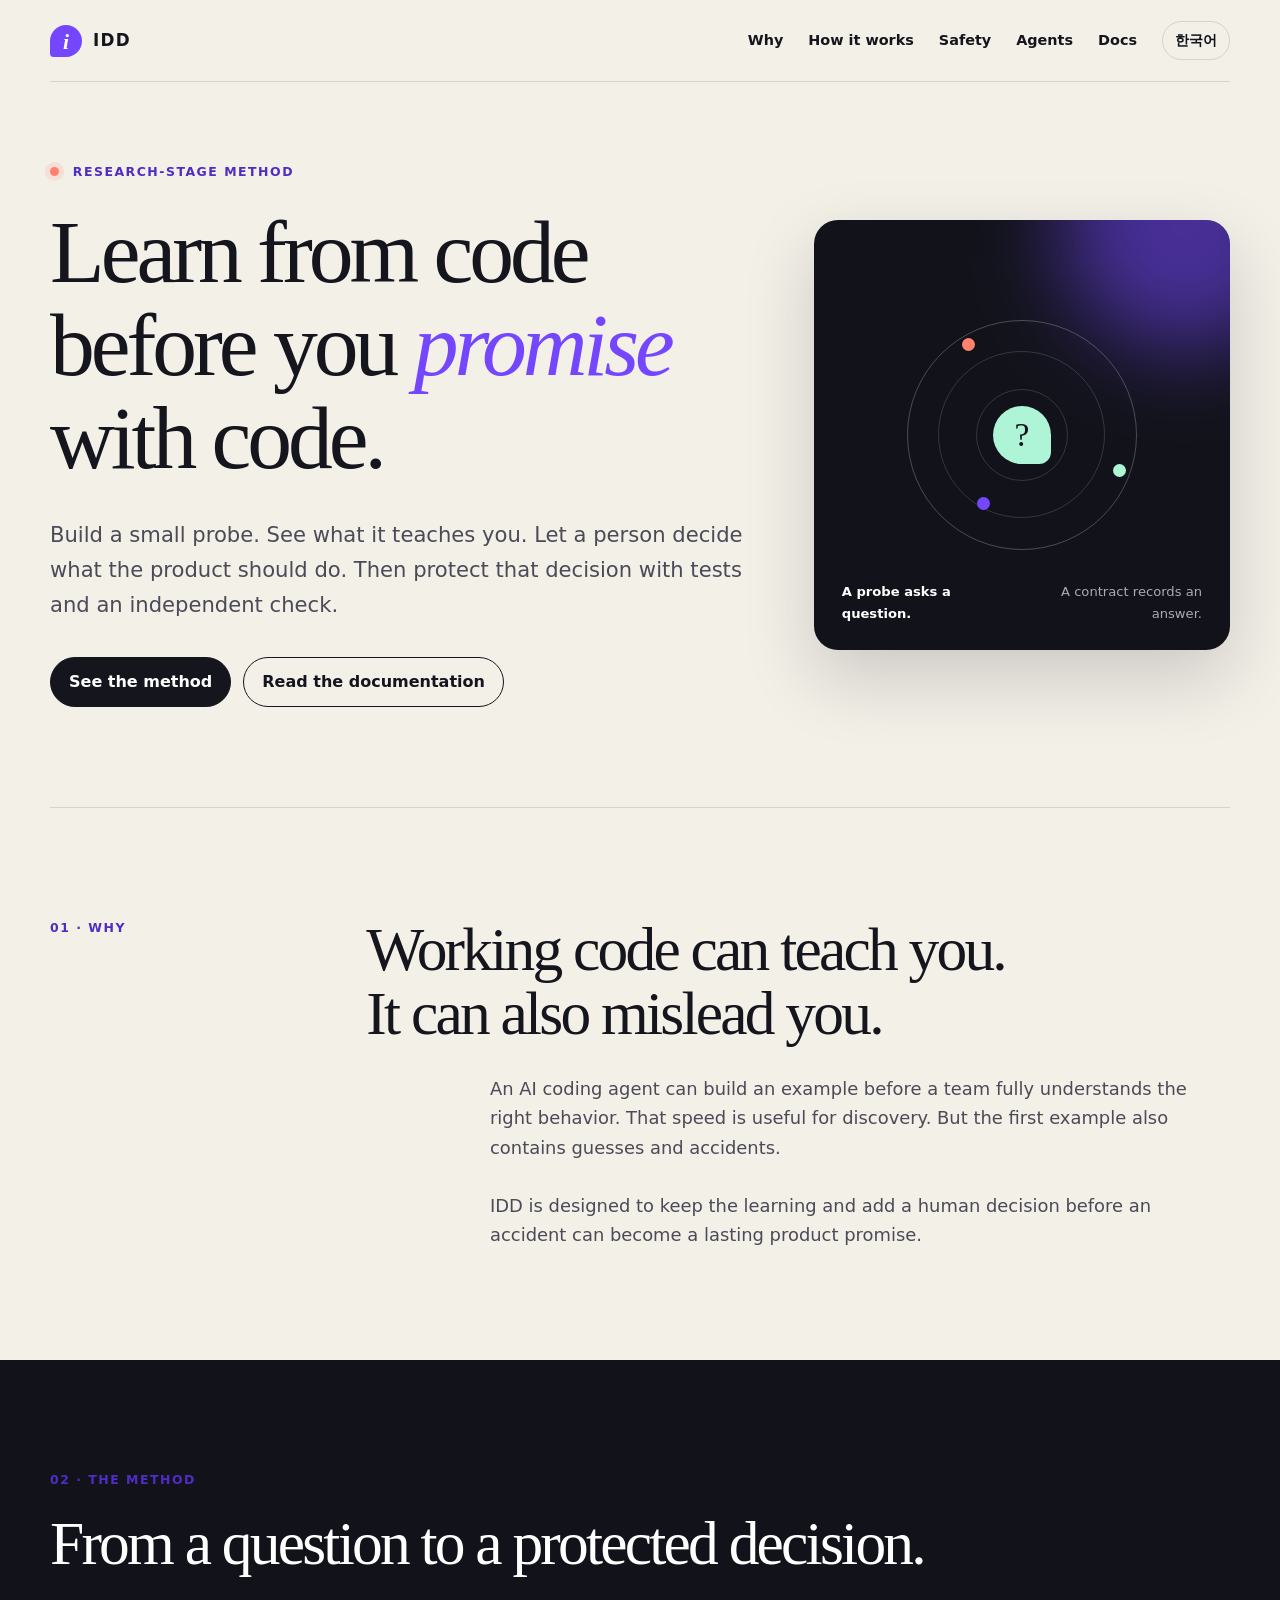
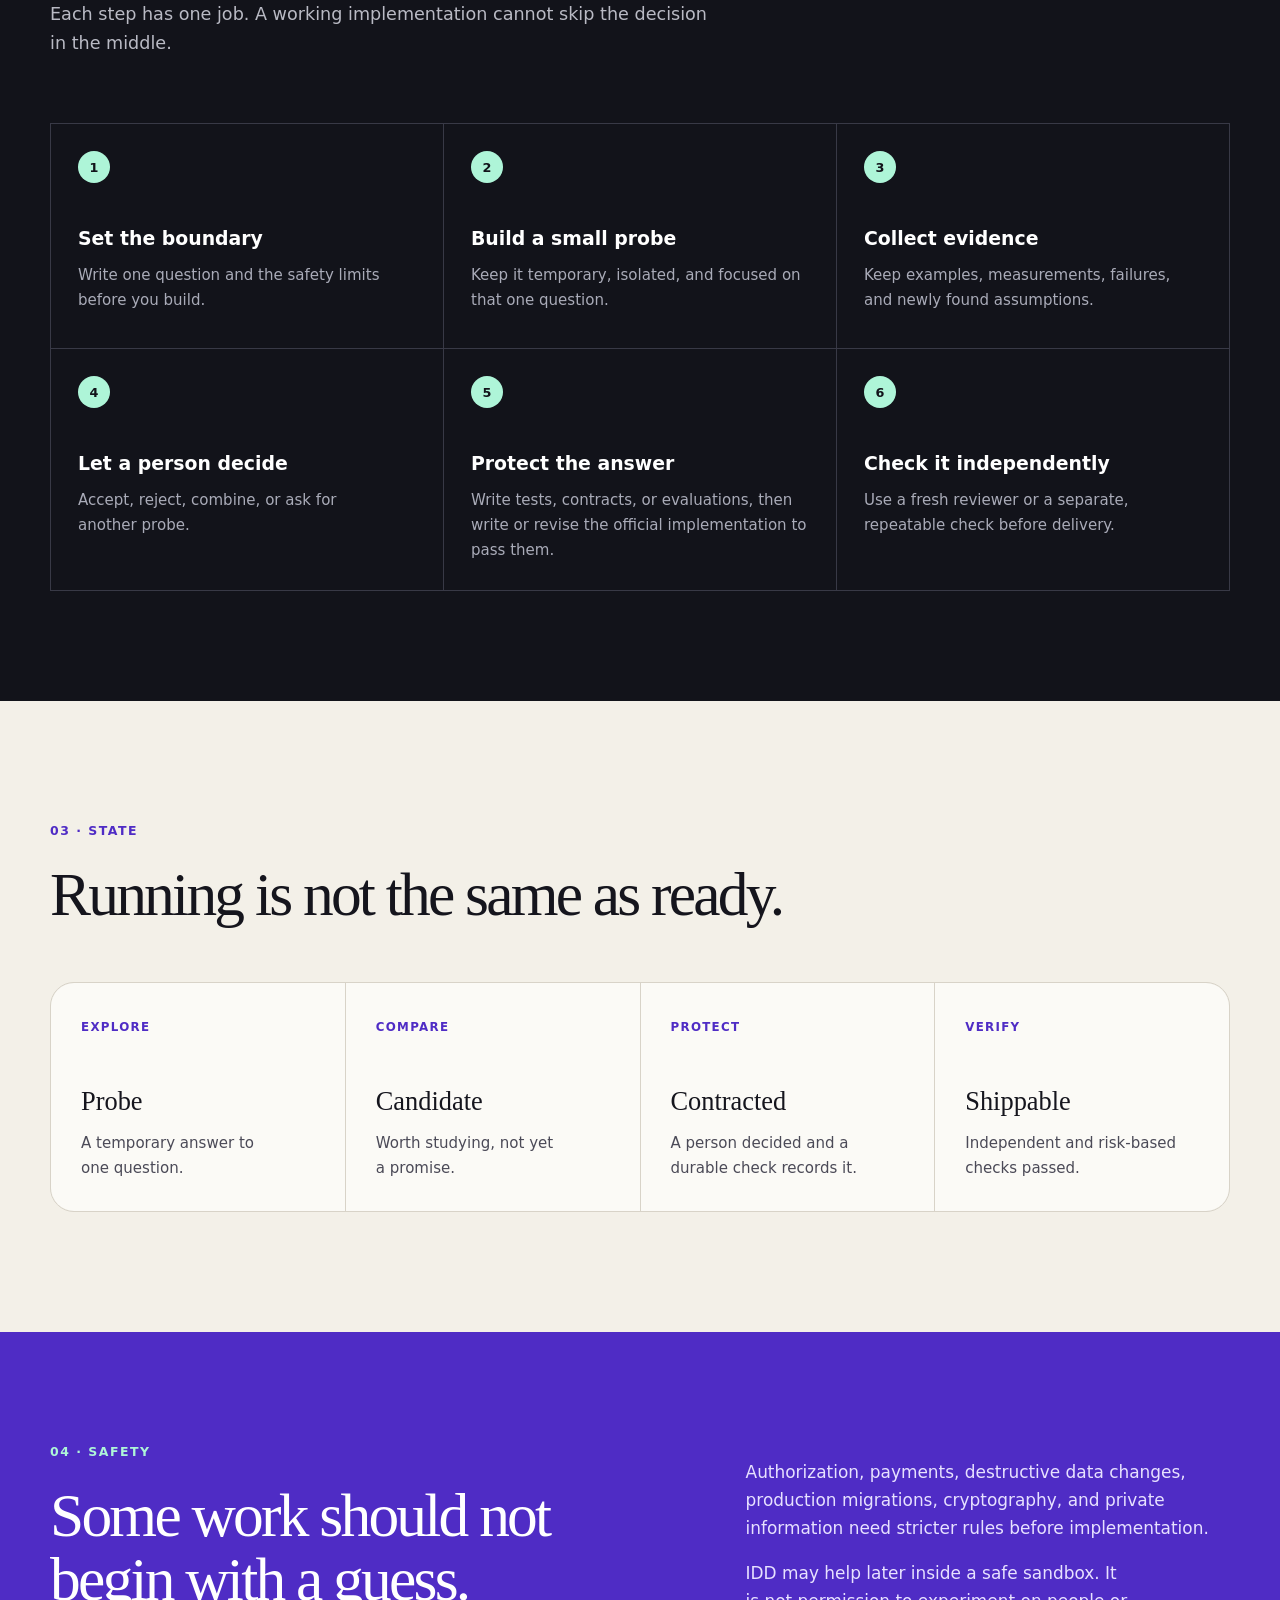
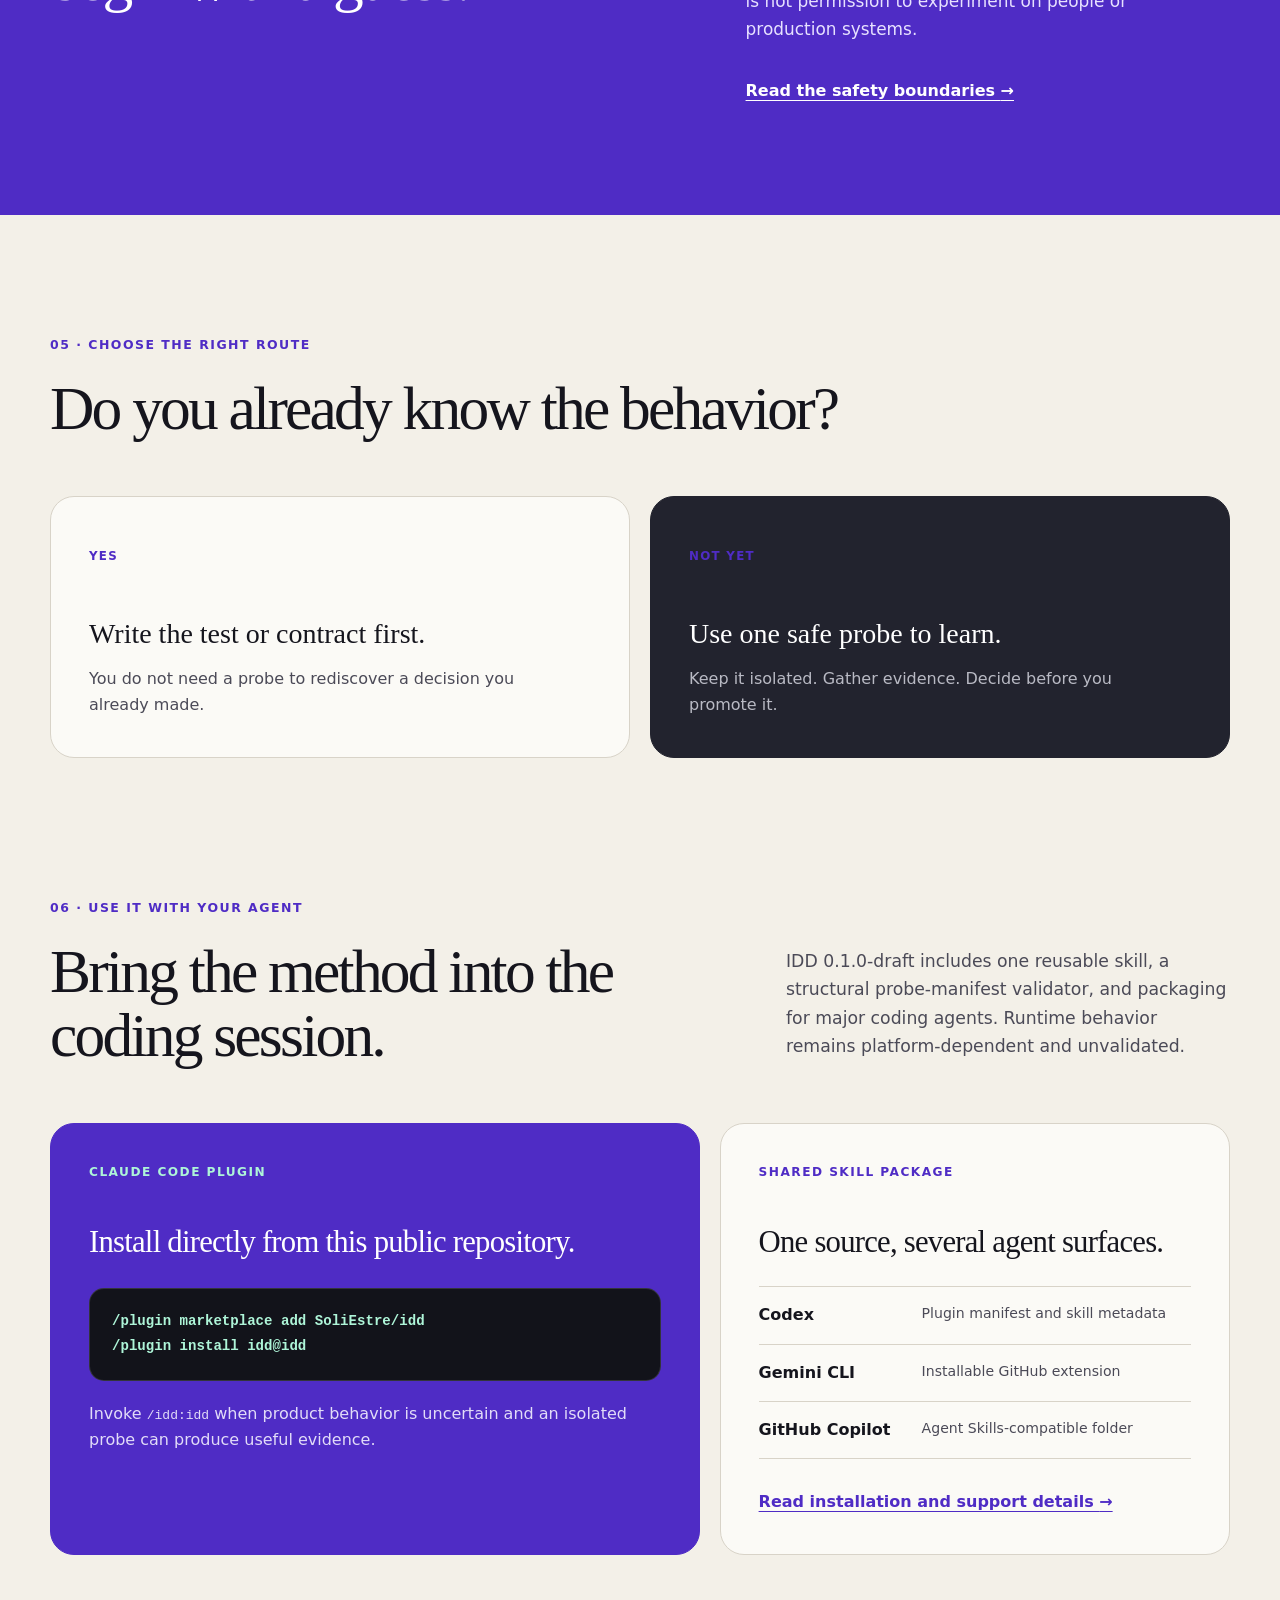
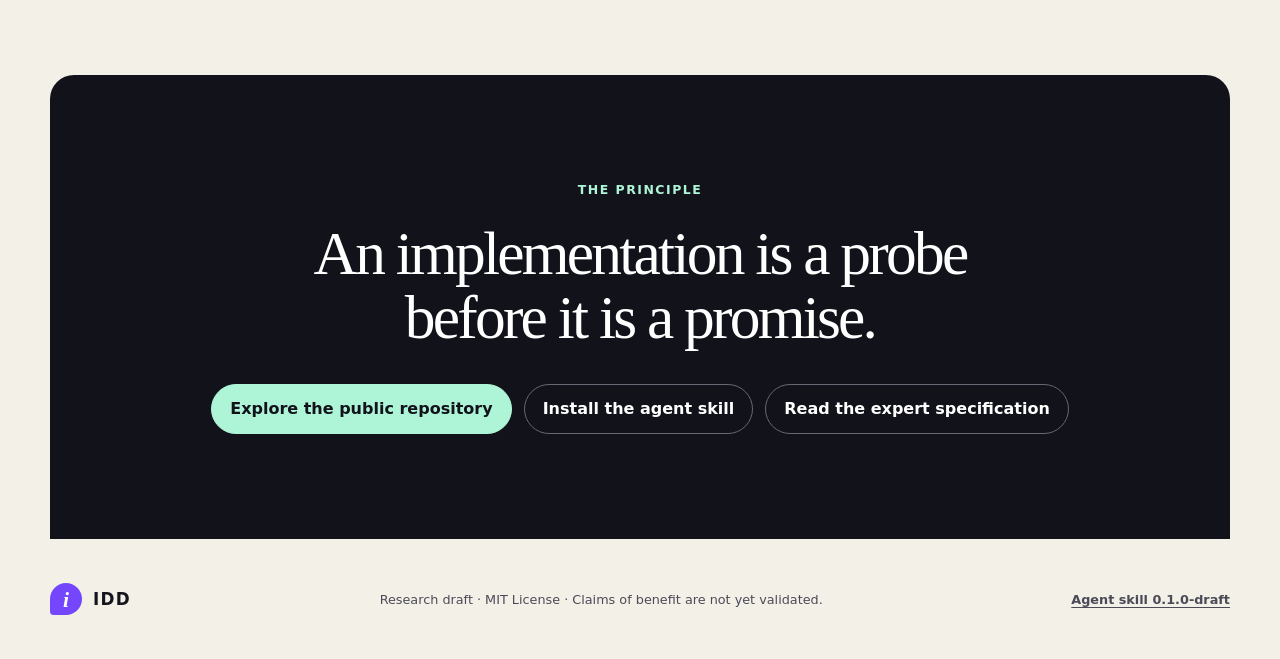
<file: site/index.html>
<!doctype html>
<html lang="en">
<head>
  <meta charset="utf-8">
  <meta name="viewport" content="width=device-width, initial-scale=1">
  <meta name="description" content="IDD is a software development method that uses a small implementation to learn, then asks a person to decide before behavior becomes a product promise.">
  <meta name="theme-color" content="#12131a">
  <meta property="og:title" content="IDD — Learn from code before you promise with code">
  <meta property="og:description" content="Build a small probe. Gather evidence. Let a person decide. Protect only the behavior you approve.">
  <meta property="og:type" content="website">
  <meta property="og:url" content="https://idd.estre.so/">
  <meta property="og:locale" content="en_US">
  <meta property="og:locale:alternate" content="ko_KR">
  <link rel="canonical" href="https://idd.estre.so/">
  <link rel="alternate" hreflang="en" href="https://idd.estre.so/">
  <link rel="alternate" hreflang="ko" href="https://idd.estre.so/ko/">
  <link rel="alternate" hreflang="x-default" href="https://idd.estre.so/">
  <link rel="stylesheet" href="styles.css">
  <title>IDD — Implementation-Driven Development</title>
  <script type="application/ld+json">
  {
    "@context": "https://schema.org",
    "@type": "CreativeWork",
    "name": "Implementation-Driven Development",
    "alternateName": "IDD",
    "description": "A research-stage software development method that treats an isolated implementation as evidence before a human decision creates a product contract.",
    "inLanguage": ["en", "ko"],
    "url": "https://idd.estre.so/",
    "isBasedOn": "https://github.com/SoliEstre/idd",
    "license": "https://github.com/SoliEstre/idd/blob/main/LICENSE",
    "version": "0.1.0-draft",
    "hasPart": {
      "@type": "SoftwareSourceCode",
      "name": "IDD Agent Skill",
      "codeRepository": "https://github.com/SoliEstre/idd/tree/main/skills/idd",
      "softwareVersion": "0.1.0-draft",
      "programmingLanguage": "Markdown"
    }
  }
  </script>
</head>
<body>
  <a class="skip-link" href="#main">Skip to the main content</a>

  <header class="site-header">
    <a class="brand" href="./" aria-label="IDD home">
      <span class="brand-mark" aria-hidden="true">i</span>
      <span>IDD</span>
    </a>
    <nav aria-label="Main navigation">
      <a href="#why">Why</a>
      <a href="#method">How it works</a>
      <a href="#safety">Safety</a>
      <a href="#agents">Agents</a>
      <a href="https://github.com/SoliEstre/idd">Docs</a>
      <a class="language-link" href="ko/" lang="ko">한국어</a>
    </nav>
  </header>

  <main id="main">
    <section class="hero" aria-labelledby="hero-title">
      <div class="hero-copy">
        <p class="eyebrow"><span class="status-dot" aria-hidden="true"></span> Research-stage method</p>
        <h1 id="hero-title">Learn from code<br>before you <em>promise</em> with code.</h1>
        <p class="hero-intro">Build a small probe. See what it teaches you. Let a person decide what the product should do. Then protect that decision with tests and an independent check.</p>
        <div class="hero-actions">
          <a class="button button-primary" href="#method">See the method</a>
          <a class="button button-secondary" href="https://github.com/SoliEstre/idd/blob/main/README.md">Read the documentation</a>
        </div>
      </div>

      <div class="probe-card" aria-label="A probe becomes a promise only after a decision">
        <div class="probe-orbit" aria-hidden="true">
          <span class="orbit-dot orbit-dot-one"></span>
          <span class="orbit-dot orbit-dot-two"></span>
          <span class="orbit-dot orbit-dot-three"></span>
          <span class="probe-core">?</span>
        </div>
        <div class="probe-caption">
          <strong>A probe asks a question.</strong>
          <span>A contract records an answer.</span>
        </div>
      </div>
    </section>

    <section class="statement" id="why" aria-labelledby="why-title">
      <p class="section-number">01 · Why</p>
      <div>
        <h2 id="why-title">Working code can teach you.<br>It can also mislead you.</h2>
        <p>An AI coding agent can build an example before a team fully understands the right behavior. That speed is useful for discovery. But the first example also contains guesses and accidents.</p>
        <p>IDD is designed to keep the learning and add a human decision before an accident can become a lasting product promise.</p>
      </div>
    </section>

    <section class="method" id="method" aria-labelledby="method-title">
      <div class="section-heading">
        <p class="section-number">02 · The method</p>
        <h2 id="method-title">From a question to a protected decision.</h2>
        <p>Each step has one job. A working implementation cannot skip the decision in the middle.</p>
      </div>

      <ol class="steps">
        <li>
          <span class="step-index">1</span>
          <div><h3>Set the boundary</h3><p>Write one question and the safety limits before you build.</p></div>
        </li>
        <li>
          <span class="step-index">2</span>
          <div><h3>Build a small probe</h3><p>Keep it temporary, isolated, and focused on that one question.</p></div>
        </li>
        <li>
          <span class="step-index">3</span>
          <div><h3>Collect evidence</h3><p>Keep examples, measurements, failures, and newly found assumptions.</p></div>
        </li>
        <li>
          <span class="step-index">4</span>
          <div><h3>Let a person decide</h3><p>Accept, reject, combine, or ask for another probe.</p></div>
        </li>
        <li>
          <span class="step-index">5</span>
          <div><h3>Protect the answer</h3><p>Write tests, contracts, or evaluations, then write or revise the official implementation to pass them.</p></div>
        </li>
        <li>
          <span class="step-index">6</span>
          <div><h3>Check it independently</h3><p>Use a fresh reviewer or a separate, repeatable check before delivery.</p></div>
        </li>
      </ol>
    </section>

    <section class="state-section" aria-labelledby="states-title">
      <div class="section-heading compact">
        <p class="section-number">03 · State</p>
        <h2 id="states-title">Running is not the same as ready.</h2>
      </div>
      <div class="state-track" role="list" aria-label="IDD code states">
        <article role="listitem"><span>Explore</span><h3>Probe</h3><p>A temporary answer to one question.</p></article>
        <article role="listitem"><span>Compare</span><h3>Candidate</h3><p>Worth studying, not yet a promise.</p></article>
        <article role="listitem"><span>Protect</span><h3>Contracted</h3><p>A person decided and a durable check records it.</p></article>
        <article role="listitem"><span>Verify</span><h3>Shippable</h3><p>Independent and risk-based checks passed.</p></article>
      </div>
    </section>

    <section class="safety" id="safety" aria-labelledby="safety-title">
      <div>
        <p class="section-number light">04 · Safety</p>
        <h2 id="safety-title">Some work should not begin with a guess.</h2>
      </div>
      <div class="safety-copy">
        <p>Authorization, payments, destructive data changes, production migrations, cryptography, and private information need stricter rules before implementation.</p>
        <p>IDD may help later inside a safe sandbox. It is not permission to experiment on people or production systems.</p>
        <a href="https://github.com/SoliEstre/idd/blob/main/docs/safety.md">Read the safety boundaries <span aria-hidden="true">→</span></a>
      </div>
    </section>

    <section class="choose" aria-labelledby="choose-title">
      <p class="section-number">05 · Choose the right route</p>
      <h2 id="choose-title">Do you already know the behavior?</h2>
      <div class="choice-grid">
        <article>
          <p class="choice-answer">Yes</p>
          <h3>Write the test or contract first.</h3>
          <p>You do not need a probe to rediscover a decision you already made.</p>
        </article>
        <article>
          <p class="choice-answer">Not yet</p>
          <h3>Use one safe probe to learn.</h3>
          <p>Keep it isolated. Gather evidence. Decide before you promote it.</p>
        </article>
      </div>
    </section>

    <section class="agent-section" id="agents" aria-labelledby="agents-title">
      <div class="agent-intro">
        <div>
          <p class="section-number">06 · Use it with your agent</p>
          <h2 id="agents-title">Bring the method into the coding session.</h2>
        </div>
        <p>IDD 0.1.0-draft includes one reusable skill, a structural probe-manifest validator, and packaging for major coding agents. Runtime behavior remains platform-dependent and unvalidated.</p>
      </div>
      <div class="agent-grid">
        <article class="agent-card agent-card-primary">
          <p class="agent-label">Claude Code plugin</p>
          <h3>Install directly from this public repository.</h3>
          <pre class="agent-command"><code>/plugin marketplace add SoliEstre/idd
/plugin install idd@idd</code></pre>
          <p>Invoke <code>/idd:idd</code> when product behavior is uncertain and an isolated probe can produce useful evidence.</p>
        </article>
        <article class="agent-card">
          <p class="agent-label">Shared skill package</p>
          <h3>One source, several agent surfaces.</h3>
          <ul class="platform-list">
            <li><span>Codex</span><small>Plugin manifest and skill metadata</small></li>
            <li><span>Gemini CLI</span><small>Installable GitHub extension</small></li>
            <li><span>GitHub Copilot</span><small>Agent Skills-compatible folder</small></li>
          </ul>
          <a class="agent-link" href="https://github.com/SoliEstre/idd/blob/main/docs/skills.md">Read installation and support details <span aria-hidden="true">→</span></a>
        </article>
      </div>
    </section>

    <section class="closing" aria-labelledby="closing-title">
      <p class="eyebrow">The principle</p>
      <h2 id="closing-title">An implementation is a probe<br>before it is a promise.</h2>
      <div class="hero-actions centered">
        <a class="button button-primary" href="https://github.com/SoliEstre/idd">Explore the public repository</a>
        <a class="button button-secondary" href="https://github.com/SoliEstre/idd/blob/main/docs/skills.md">Install the agent skill</a>
        <a class="button button-secondary" href="https://github.com/SoliEstre/idd/blob/main/ai/idd-spec.md">Read the expert specification</a>
      </div>
    </section>
  </main>

  <footer>
    <div class="brand footer-brand"><span class="brand-mark" aria-hidden="true">i</span><span>IDD</span></div>
    <p>Research draft · MIT License · Claims of benefit are not yet validated.</p>
    <a href="https://github.com/SoliEstre/idd/blob/main/docs/skills.md">Agent skill 0.1.0-draft</a>
  </footer>
</body>
</html>
</file>
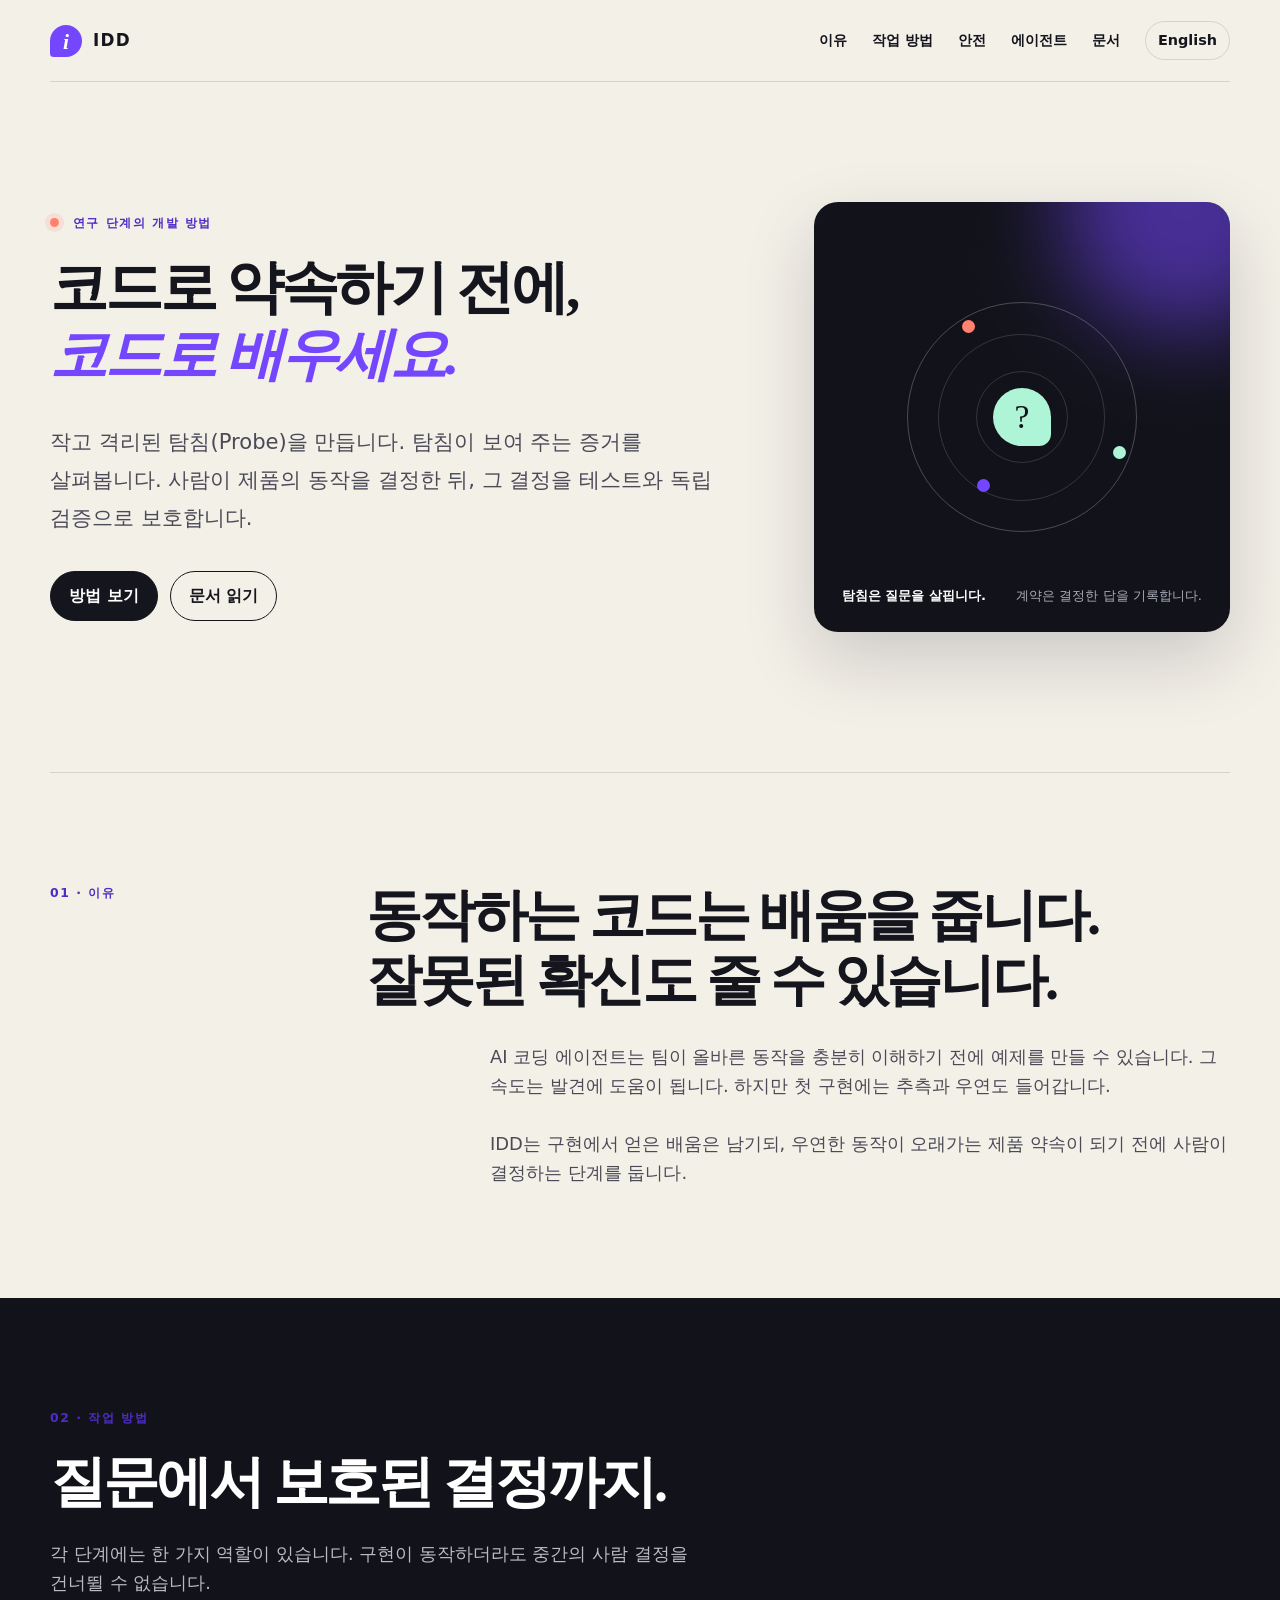
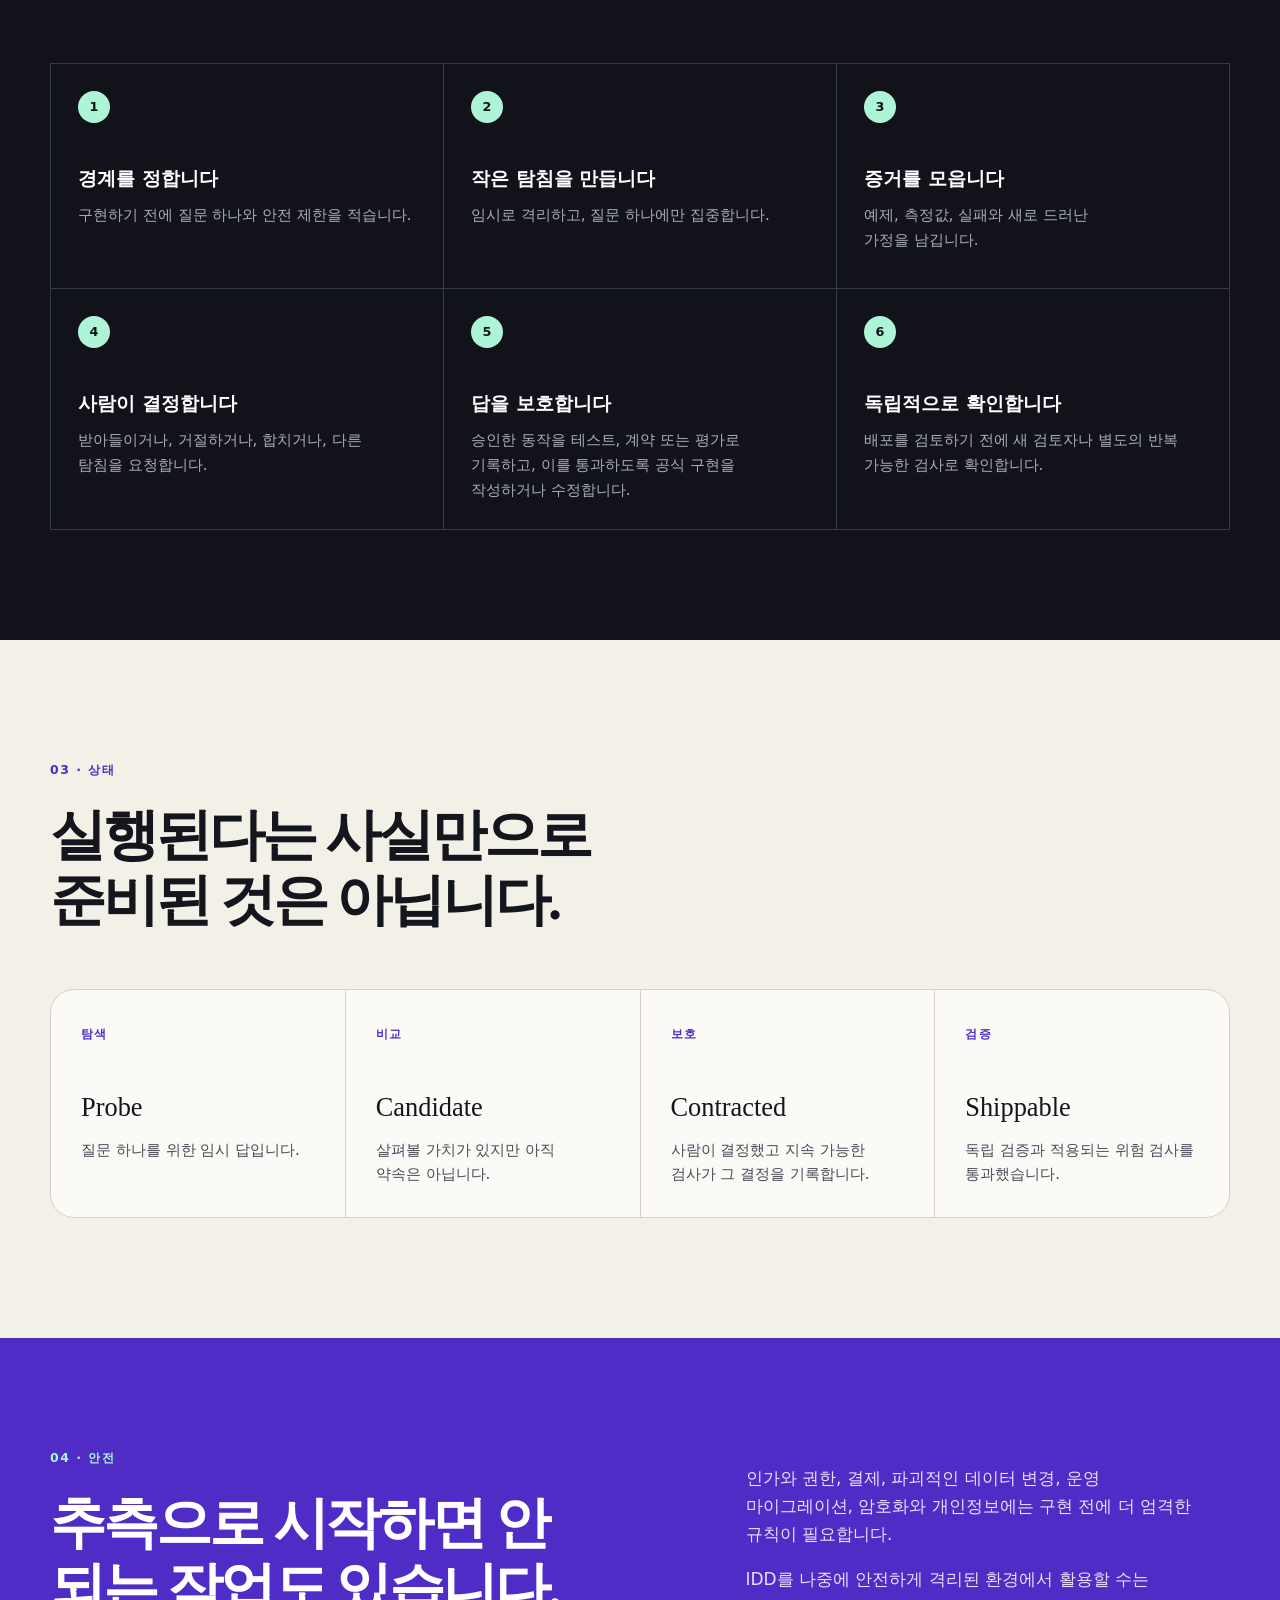
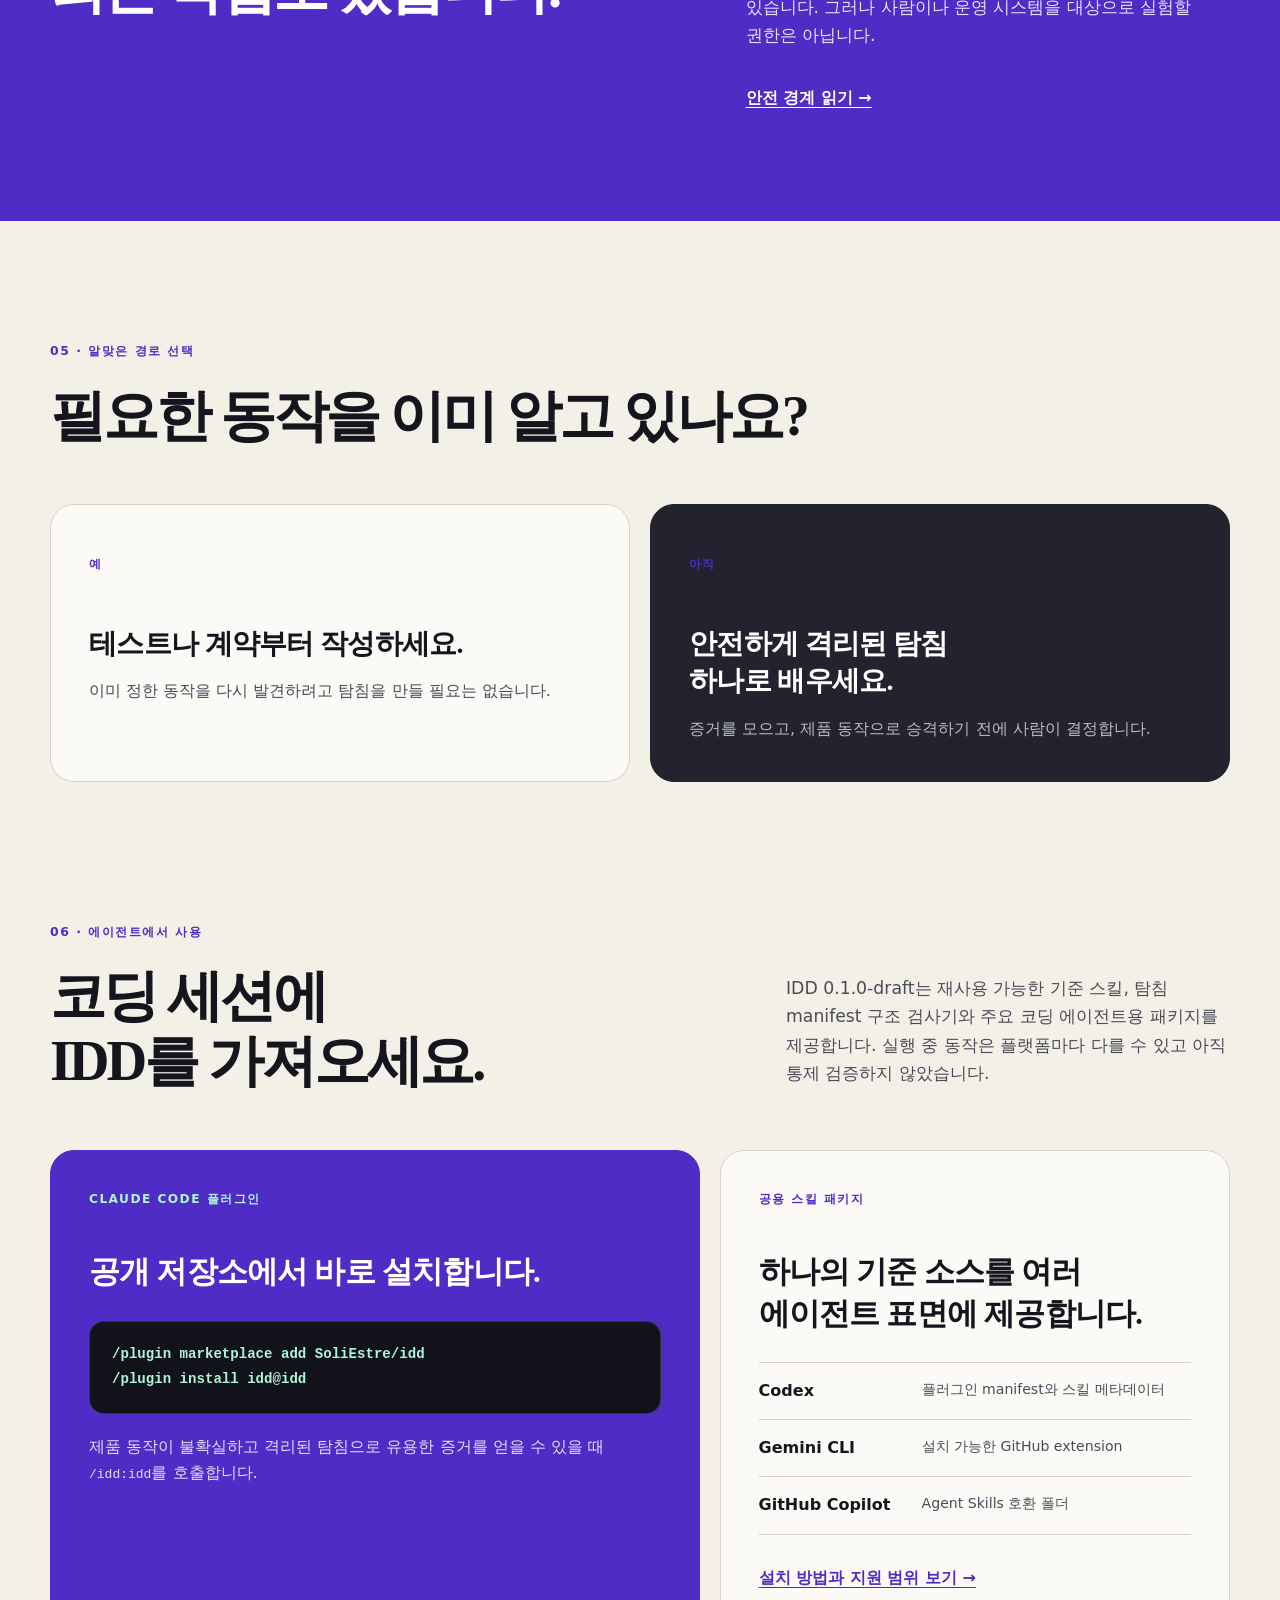
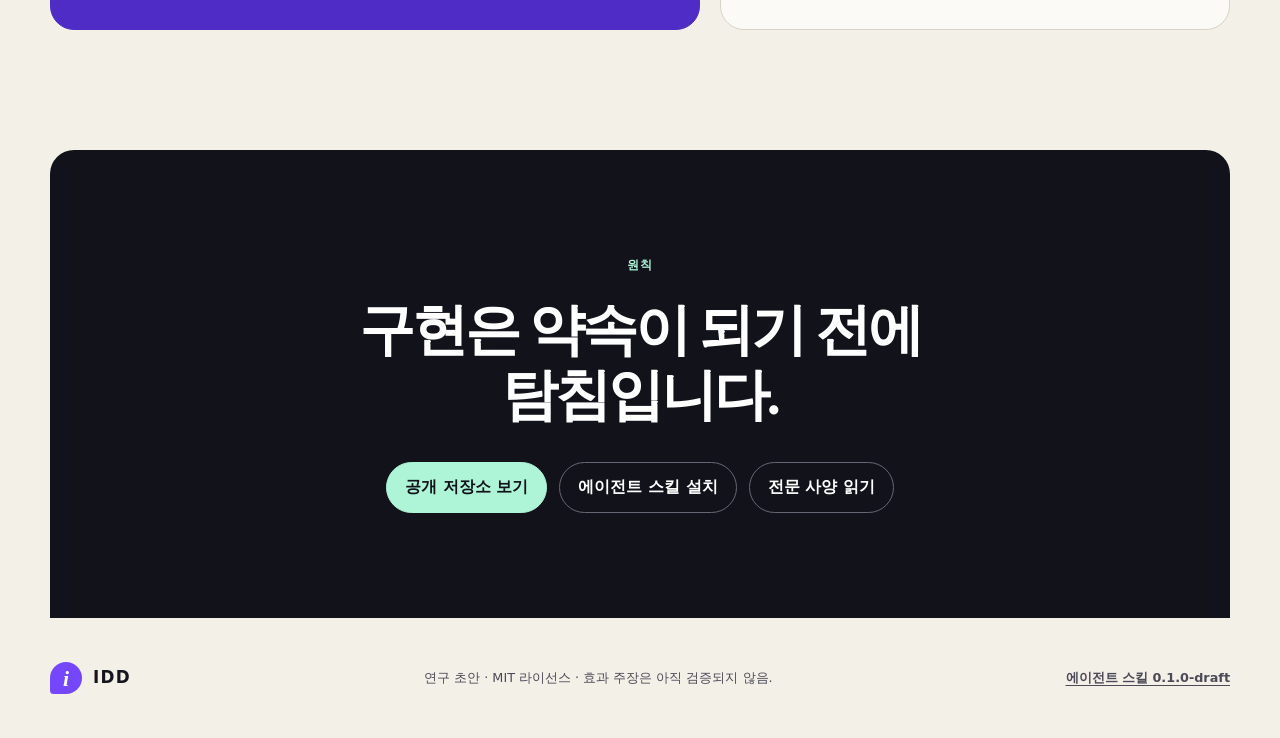
<file: site/ko/index.html>
<!doctype html>
<html lang="ko">
<head>
  <meta charset="utf-8">
  <meta name="viewport" content="width=device-width, initial-scale=1">
  <meta name="description" content="IDD는 작고 격리된 구현으로 먼저 배우고, 동작이 제품의 약속이 되기 전에 사람이 결정하는 소프트웨어 개발 방법입니다.">
  <meta name="theme-color" content="#12131a">
  <meta property="og:title" content="IDD — 코드로 약속하기 전에, 코드로 배우세요">
  <meta property="og:description" content="작고 격리된 탐침으로 배우고 증거를 모읍니다. 사람이 결정한 뒤 승인한 동작만 보호합니다.">
  <meta property="og:type" content="website">
  <meta property="og:url" content="https://idd.estre.so/ko/">
  <meta property="og:locale" content="ko_KR">
  <meta property="og:locale:alternate" content="en_US">
  <link rel="canonical" href="https://idd.estre.so/ko/">
  <link rel="alternate" hreflang="ko" href="https://idd.estre.so/ko/">
  <link rel="alternate" hreflang="en" href="https://idd.estre.so/">
  <link rel="alternate" hreflang="x-default" href="https://idd.estre.so/">
  <link rel="stylesheet" href="../styles.css">
  <title>IDD — 구현 주도 개발</title>
  <script type="application/ld+json">
  {
    "@context": "https://schema.org",
    "@type": "CreativeWork",
    "name": "구현 주도 개발",
    "alternateName": ["IDD", "Implementation-Driven Development"],
    "description": "격리된 작은 구현을 증거로 삼고, 사람의 결정 뒤에만 제품 동작을 계약으로 만드는 연구 단계의 소프트웨어 개발 방법입니다.",
    "inLanguage": "ko",
    "url": "https://idd.estre.so/ko/",
    "translationOfWork": {
      "@type": "CreativeWork",
      "name": "Implementation-Driven Development",
      "inLanguage": "en"
    },
    "isBasedOn": "https://github.com/SoliEstre/idd",
    "license": "https://github.com/SoliEstre/idd/blob/main/LICENSE",
    "version": "0.1.0-draft",
    "hasPart": {
      "@type": "SoftwareSourceCode",
      "name": "IDD 에이전트 스킬",
      "codeRepository": "https://github.com/SoliEstre/idd/tree/main/skills/idd",
      "softwareVersion": "0.1.0-draft",
      "programmingLanguage": "Markdown"
    }
  }
  </script>
</head>
<body>
  <a class="skip-link" href="#main">본문으로 바로 가기</a>

  <header class="site-header">
    <a class="brand" href="./" aria-label="IDD 한국어 홈">
      <span class="brand-mark" aria-hidden="true">i</span>
      <span>IDD</span>
    </a>
    <nav aria-label="주요 메뉴">
      <a href="#why">이유</a>
      <a href="#method">작업 방법</a>
      <a href="#safety">안전</a>
      <a href="#agents">에이전트</a>
      <a href="https://github.com/SoliEstre/idd/blob/main/README.ko.md">문서</a>
      <a class="language-link" href="../" lang="en" aria-label="영문 페이지로 전환">English</a>
    </nav>
  </header>

  <main id="main">
    <section class="hero" aria-labelledby="hero-title">
      <div class="hero-copy">
        <p class="eyebrow"><span class="status-dot" aria-hidden="true"></span> 연구 단계의 개발 방법</p>
        <h1 id="hero-title">
          <span class="headline-line">코드로 약속하기 전에,</span>
          <span class="headline-line"><em>코드로 배우세요.</em></span>
        </h1>
        <p class="hero-intro">작고 격리된 탐침(Probe)을 만듭니다. 탐침이 보여 주는 증거를 살펴봅니다. 사람이 제품의 동작을 결정한 뒤, 그 결정을 테스트와 독립 검증으로 보호합니다.</p>
        <div class="hero-actions">
          <a class="button button-primary" href="#method">방법 보기</a>
          <a class="button button-secondary" href="https://github.com/SoliEstre/idd/blob/main/README.ko.md">문서 읽기</a>
        </div>
      </div>

      <div class="probe-card" aria-label="탐침은 결정을 거친 뒤에만 약속이 됩니다">
        <div class="probe-orbit" aria-hidden="true">
          <span class="orbit-dot orbit-dot-one"></span>
          <span class="orbit-dot orbit-dot-two"></span>
          <span class="orbit-dot orbit-dot-three"></span>
          <span class="probe-core">?</span>
        </div>
        <div class="probe-caption">
          <strong>탐침은 질문을 살핍니다.</strong>
          <span>계약은 결정한 답을 기록합니다.</span>
        </div>
      </div>
    </section>

    <section class="statement" id="why" aria-labelledby="why-title">
      <p class="section-number">01 · 이유</p>
      <div>
        <h2 id="why-title">동작하는 코드는 배움을 줍니다.<br>잘못된 확신도 줄 수 있습니다.</h2>
        <p>AI 코딩 에이전트는 팀이 올바른 동작을 충분히 이해하기 전에 예제를 만들 수 있습니다. 그 속도는 발견에 도움이 됩니다. 하지만 첫 구현에는 추측과 우연도 들어갑니다.</p>
        <p>IDD는 구현에서 얻은 배움은 남기되, 우연한 동작이 오래가는 제품 약속이 되기 전에 사람이 결정하는 단계를 둡니다.</p>
      </div>
    </section>

    <section class="method" id="method" aria-labelledby="method-title">
      <div class="section-heading">
        <p class="section-number">02 · 작업 방법</p>
        <h2 id="method-title">질문에서 보호된 결정까지.</h2>
        <p>각 단계에는 한 가지 역할이 있습니다. 구현이 동작하더라도 중간의 사람 결정을 건너뛸 수 없습니다.</p>
      </div>

      <ol class="steps">
        <li><span class="step-index">1</span><div><h3>경계를 정합니다</h3><p>구현하기 전에 질문 하나와 안전 제한을 적습니다.</p></div></li>
        <li><span class="step-index">2</span><div><h3>작은 탐침을 만듭니다</h3><p>임시로 격리하고, 질문 하나에만 집중합니다.</p></div></li>
        <li><span class="step-index">3</span><div><h3>증거를 모읍니다</h3><p>예제, 측정값, 실패와 새로 드러난 가정을 남깁니다.</p></div></li>
        <li><span class="step-index">4</span><div><h3>사람이 결정합니다</h3><p>받아들이거나, 거절하거나, 합치거나, 다른 탐침을 요청합니다.</p></div></li>
        <li><span class="step-index">5</span><div><h3>답을 보호합니다</h3><p>승인한 동작을 테스트, 계약 또는 평가로 기록하고, 이를 통과하도록 공식 구현을 작성하거나 수정합니다.</p></div></li>
        <li><span class="step-index">6</span><div><h3>독립적으로 확인합니다</h3><p>배포를 검토하기 전에 새 검토자나 별도의 반복 가능한 검사로 확인합니다.</p></div></li>
      </ol>
    </section>

    <section class="state-section" aria-labelledby="states-title">
      <div class="section-heading compact">
        <p class="section-number">03 · 상태</p>
        <h2 id="states-title">실행된다는 사실만으로 준비된 것은 아닙니다.</h2>
      </div>
      <div class="state-track" role="list" aria-label="IDD 코드 상태">
        <article role="listitem"><span>탐색</span><h3>Probe</h3><p>질문 하나를 위한 임시 답입니다.</p></article>
        <article role="listitem"><span>비교</span><h3>Candidate</h3><p>살펴볼 가치가 있지만 아직 약속은 아닙니다.</p></article>
        <article role="listitem"><span>보호</span><h3>Contracted</h3><p>사람이 결정했고 지속 가능한 검사가 그 결정을 기록합니다.</p></article>
        <article role="listitem"><span>검증</span><h3>Shippable</h3><p>독립 검증과 적용되는 위험 검사를 통과했습니다.</p></article>
      </div>
    </section>

    <section class="safety" id="safety" aria-labelledby="safety-title">
      <div>
        <p class="section-number light">04 · 안전</p>
        <h2 id="safety-title">추측으로 시작하면 안 되는 작업도 있습니다.</h2>
      </div>
      <div class="safety-copy">
        <p>인가와 권한, 결제, 파괴적인 데이터 변경, 운영 마이그레이션, 암호화와 개인정보에는 구현 전에 더 엄격한 규칙이 필요합니다.</p>
        <p>IDD를 나중에 안전하게 격리된 환경에서 활용할 수는 있습니다. 그러나 사람이나 운영 시스템을 대상으로 실험할 권한은 아닙니다.</p>
        <a href="https://github.com/SoliEstre/idd/blob/main/docs/ko/safety.md">안전 경계 읽기 <span aria-hidden="true">→</span></a>
      </div>
    </section>

    <section class="choose" aria-labelledby="choose-title">
      <p class="section-number">05 · 알맞은 경로 선택</p>
      <h2 id="choose-title">필요한 동작을 이미 알고 있나요?</h2>
      <div class="choice-grid">
        <article><p class="choice-answer">예</p><h3>테스트나 계약부터 작성하세요.</h3><p>이미 정한 동작을 다시 발견하려고 탐침을 만들 필요는 없습니다.</p></article>
        <article><p class="choice-answer">아직</p><h3>안전하게 격리된 탐침 하나로 배우세요.</h3><p>증거를 모으고, 제품 동작으로 승격하기 전에 사람이 결정합니다.</p></article>
      </div>
    </section>

    <section class="agent-section" id="agents" aria-labelledby="agents-title">
      <div class="agent-intro">
        <div>
          <p class="section-number">06 · 에이전트에서 사용</p>
          <h2 id="agents-title">코딩 세션에<br>IDD를 가져오세요.</h2>
        </div>
        <p>IDD 0.1.0-draft는 재사용 가능한 기준 스킬, 탐침 manifest 구조 검사기와 주요 코딩 에이전트용 패키지를 제공합니다. 실행 중 동작은 플랫폼마다 다를 수 있고 아직 통제 검증하지 않았습니다.</p>
      </div>
      <div class="agent-grid">
        <article class="agent-card agent-card-primary">
          <p class="agent-label">Claude Code 플러그인</p>
          <h3>공개 저장소에서 바로 설치합니다.</h3>
          <pre class="agent-command"><code>/plugin marketplace add SoliEstre/idd
/plugin install idd@idd</code></pre>
          <p>제품 동작이 불확실하고 격리된 탐침으로 유용한 증거를 얻을 수 있을 때 <code>/idd:idd</code>를 호출합니다.</p>
        </article>
        <article class="agent-card">
          <p class="agent-label">공용 스킬 패키지</p>
          <h3>하나의 기준 소스를 여러 에이전트 표면에 제공합니다.</h3>
          <ul class="platform-list">
            <li><span>Codex</span><small>플러그인 manifest와 스킬 메타데이터</small></li>
            <li><span>Gemini CLI</span><small>설치 가능한 GitHub extension</small></li>
            <li><span>GitHub Copilot</span><small>Agent Skills 호환 폴더</small></li>
          </ul>
          <a class="agent-link" href="https://github.com/SoliEstre/idd/blob/main/docs/ko/skills.md">설치 방법과 지원 범위 보기 <span aria-hidden="true">→</span></a>
        </article>
      </div>
    </section>

    <section class="closing" aria-labelledby="closing-title">
      <p class="eyebrow">원칙</p>
      <h2 id="closing-title">구현은 약속이 되기 전에<br>탐침입니다.</h2>
      <div class="hero-actions centered">
        <a class="button button-primary" href="https://github.com/SoliEstre/idd">공개 저장소 보기</a>
        <a class="button button-secondary" href="https://github.com/SoliEstre/idd/blob/main/docs/ko/skills.md">에이전트 스킬 설치</a>
        <a class="button button-secondary" href="https://github.com/SoliEstre/idd/blob/main/ai/idd-spec.md">전문 사양 읽기</a>
      </div>
    </section>
  </main>

  <footer>
    <div class="brand footer-brand"><span class="brand-mark" aria-hidden="true">i</span><span>IDD</span></div>
    <p>연구 초안 · MIT 라이선스 · 효과 주장은 아직 검증되지 않음.</p>
    <a href="https://github.com/SoliEstre/idd/blob/main/docs/ko/skills.md">에이전트 스킬 0.1.0-draft</a>
  </footer>
</body>
</html>
</file>
<file: site/styles.css>
:root {
  --ink: #15151d;
  --ink-soft: #4b4a57;
  --paper: #f3f0e8;
  --paper-bright: #fbfaf6;
  --line: #d8d3c8;
  --signal: #7447ff;
  --signal-dark: #4f2cc5;
  --mint: #aef5d8;
  --coral: #ff826e;
  --dark: #12131a;
  --dark-soft: #22232e;
  --max: 1180px;
  --radius: 24px;
}

* {
  box-sizing: border-box;
}

html {
  scroll-behavior: smooth;
}

body {
  margin: 0;
  color: var(--ink);
  background: var(--paper);
  font-family: Inter, ui-sans-serif, system-ui, -apple-system, BlinkMacSystemFont, "Segoe UI", sans-serif;
  line-height: 1.65;
  text-rendering: optimizeLegibility;
}

html[lang="ko"] body {
  font-family: "Pretendard", "Noto Sans KR", "Apple SD Gothic Neo", "Malgun Gothic", ui-sans-serif, system-ui, sans-serif;
  word-break: keep-all;
  overflow-wrap: normal;
  hyphens: none;
}

a {
  color: inherit;
  text-underline-offset: 0.22em;
}

.skip-link {
  position: fixed;
  z-index: 100;
  top: 12px;
  left: 12px;
  padding: 10px 14px;
  color: white;
  background: var(--signal-dark);
  border-radius: 8px;
  transform: translateY(-180%);
}

.skip-link:focus {
  transform: translateY(0);
}

.site-header {
  width: min(calc(100% - 40px), var(--max));
  min-height: 82px;
  margin: 0 auto;
  display: flex;
  align-items: center;
  justify-content: space-between;
  gap: 24px;
  border-bottom: 1px solid var(--line);
}

.brand {
  display: inline-flex;
  align-items: center;
  gap: 11px;
  font-size: 1.05rem;
  font-weight: 800;
  letter-spacing: 0.08em;
  text-decoration: none;
}

.brand-mark {
  display: inline-grid;
  width: 32px;
  height: 32px;
  place-items: center;
  color: white;
  background: var(--signal);
  border-radius: 50% 50% 50% 12%;
  font-family: Georgia, serif;
  font-size: 1.35rem;
  font-style: italic;
  letter-spacing: 0;
}

nav {
  display: flex;
  align-items: center;
  gap: 25px;
  font-size: 0.9rem;
  font-weight: 650;
}

nav a {
  text-decoration: none;
}

nav a:hover,
nav a:focus-visible {
  color: var(--signal-dark);
}

.language-link {
  padding: 7px 12px;
  border: 1px solid var(--line);
  border-radius: 999px;
}

main > section {
  width: min(calc(100% - 40px), var(--max));
  margin-inline: auto;
}

.hero {
  min-height: 690px;
  display: grid;
  grid-template-columns: minmax(0, 1.25fr) minmax(320px, 0.75fr);
  align-items: center;
  gap: 70px;
  padding: 80px 0 100px;
}

.hero > *,
.statement > *,
.safety > * {
  min-width: 0;
}

.eyebrow,
.section-number {
  margin: 0 0 22px;
  color: var(--signal-dark);
  font-size: 0.78rem;
  font-weight: 800;
  letter-spacing: 0.12em;
  text-transform: uppercase;
}

.status-dot {
  display: inline-block;
  width: 9px;
  height: 9px;
  margin-right: 8px;
  background: var(--coral);
  border-radius: 50%;
  box-shadow: 0 0 0 5px rgba(255, 130, 110, 0.15);
}

h1,
h2,
h3,
p {
  text-wrap: pretty;
}

h1,
h2 {
  margin: 0;
  font-family: Georgia, "Times New Roman", serif;
  font-weight: 500;
  letter-spacing: -0.045em;
  line-height: 1.04;
}

h1 {
  max-width: 810px;
  font-size: clamp(3.25rem, 7vw, 6.65rem);
}

h1 em {
  color: var(--signal);
  font-weight: inherit;
}

h2 {
  font-size: clamp(2.35rem, 4.8vw, 4.7rem);
}

html[lang="ko"] h1,
html[lang="ko"] h2 {
  font-family: "Noto Serif KR", "Nanum Myeongjo", Batang, "Malgun Gothic", serif;
  font-weight: 700;
  letter-spacing: -0.055em;
  line-height: 1.16;
  text-wrap: balance;
}

html[lang="ko"] h1 {
  font-size: clamp(3rem, 4.5vw, 4.05rem);
}

.headline-line {
  display: block;
}

html[lang="ko"] h2 {
  font-size: clamp(2.2rem, 4.4vw, 4.25rem);
}

.hero-intro {
  max-width: 710px;
  margin: 34px 0 0;
  color: var(--ink-soft);
  font-size: clamp(1.08rem, 1.7vw, 1.32rem);
}

html[lang="ko"] .hero-intro {
  max-width: 760px;
  line-height: 1.8;
}

.hero-actions {
  display: flex;
  flex-wrap: wrap;
  gap: 12px;
  margin-top: 34px;
}

.button {
  display: inline-flex;
  align-items: center;
  justify-content: center;
  min-height: 48px;
  padding: 11px 18px;
  border: 1px solid var(--ink);
  border-radius: 999px;
  font-weight: 750;
  text-decoration: none;
  transition: transform 150ms ease, background-color 150ms ease, color 150ms ease;
}

.button:hover,
.button:focus-visible {
  transform: translateY(-2px);
}

.button-primary {
  color: white;
  background: var(--ink);
}

.button-primary:hover,
.button-primary:focus-visible {
  background: var(--signal-dark);
  border-color: var(--signal-dark);
}

.button-secondary {
  background: transparent;
}

.probe-card {
  position: relative;
  min-height: 430px;
  display: grid;
  place-items: center;
  overflow: hidden;
  background: var(--dark);
  border-radius: var(--radius);
  box-shadow: 0 28px 70px rgba(25, 22, 40, 0.18);
}

.probe-card::before {
  content: "";
  position: absolute;
  width: 250px;
  height: 250px;
  top: -120px;
  right: -80px;
  background: var(--signal);
  border-radius: 50%;
  filter: blur(45px);
  opacity: 0.55;
}

.probe-orbit {
  position: relative;
  width: 230px;
  height: 230px;
  display: grid;
  place-items: center;
  border: 1px solid rgba(255,255,255,0.24);
  border-radius: 50%;
}

.probe-orbit::before,
.probe-orbit::after {
  content: "";
  position: absolute;
  border: 1px solid rgba(255,255,255,0.15);
  border-radius: 50%;
}

.probe-orbit::before {
  width: 165px;
  height: 165px;
}

.probe-orbit::after {
  width: 90px;
  height: 90px;
}

.probe-core {
  z-index: 1;
  display: grid;
  width: 58px;
  height: 58px;
  place-items: center;
  color: var(--dark);
  background: var(--mint);
  border-radius: 50% 50% 12px 50%;
  font-family: Georgia, serif;
  font-size: 2.1rem;
}

.orbit-dot {
  position: absolute;
  width: 13px;
  height: 13px;
  border-radius: 50%;
}

.orbit-dot-one { top: 17px; left: 54px; background: var(--coral); }
.orbit-dot-two { right: 10px; bottom: 72px; background: var(--mint); }
.orbit-dot-three { left: 69px; bottom: 39px; background: var(--signal); }

.probe-caption {
  position: absolute;
  left: 28px;
  right: 28px;
  bottom: 25px;
  display: flex;
  justify-content: space-between;
  gap: 18px;
  color: white;
  font-size: 0.82rem;
}

.probe-caption span {
  color: #a9abb8;
  text-align: right;
}

.statement {
  display: grid;
  grid-template-columns: 0.32fr 1fr;
  gap: 40px;
  padding: 110px 0;
  border-top: 1px solid var(--line);
}

.statement h2 {
  max-width: 930px;
}

.statement div > p {
  max-width: 740px;
  margin: 28px 0 0 auto;
  color: var(--ink-soft);
  font-size: 1.12rem;
}

.method {
  width: 100%;
  max-width: none;
  padding: 110px max(20px, calc((100vw - var(--max)) / 2));
  color: white;
  background: var(--dark);
}

.section-heading {
  max-width: var(--max);
  margin: 0 auto 65px;
}

.section-heading > p:last-child {
  max-width: 660px;
  margin: 24px 0 0;
  color: #b9bac4;
  font-size: 1.1rem;
}

.steps {
  max-width: var(--max);
  margin: 0 auto;
  padding: 0;
  display: grid;
  grid-template-columns: repeat(3, 1fr);
  list-style: none;
  border-top: 1px solid #383946;
  border-left: 1px solid #383946;
}

.steps li {
  min-height: 225px;
  padding: 27px;
  border-right: 1px solid #383946;
  border-bottom: 1px solid #383946;
}

.step-index {
  display: inline-grid;
  width: 32px;
  height: 32px;
  place-items: center;
  color: var(--dark);
  background: var(--mint);
  border-radius: 50%;
  font-size: 0.8rem;
  font-weight: 850;
}

.steps h3 {
  margin: 40px 0 9px;
  font-size: 1.18rem;
}

.steps p {
  margin: 0;
  color: #a9abb8;
  font-size: 0.94rem;
}

.state-section {
  padding: 120px 0;
}

.section-heading.compact {
  margin-bottom: 55px;
}

.section-heading.compact h2 {
  max-width: 900px;
}

.state-track {
  display: grid;
  grid-template-columns: repeat(4, 1fr);
  gap: 1px;
  overflow: hidden;
  background: var(--line);
  border: 1px solid var(--line);
  border-radius: var(--radius);
}

.state-track article {
  min-height: 225px;
  padding: 30px;
  background: var(--paper-bright);
}

.state-track article > span,
.choice-answer {
  color: var(--signal-dark);
  font-size: 0.74rem;
  font-weight: 850;
  letter-spacing: 0.11em;
  text-transform: uppercase;
}

.state-track h3 {
  margin: 40px 0 8px;
  font-family: Georgia, serif;
  font-size: 1.65rem;
  font-weight: 500;
}

.state-track p {
  margin: 0;
  color: var(--ink-soft);
  font-size: 0.94rem;
}

.safety {
  width: 100%;
  max-width: none;
  display: grid;
  grid-template-columns: 1fr 0.8fr;
  gap: 90px;
  padding: 110px max(20px, calc((100vw - var(--max)) / 2));
  color: white;
  background: var(--signal-dark);
}

.section-number.light {
  color: var(--mint);
}

.safety-copy {
  align-self: end;
}

.safety-copy p {
  color: #e7e1ff;
  font-size: 1.06rem;
}

.safety-copy a {
  display: inline-block;
  margin-top: 18px;
  color: white;
  font-weight: 800;
}

.choose {
  padding: 120px 0;
}

.choose > h2 {
  max-width: 870px;
}

.choice-grid {
  display: grid;
  grid-template-columns: repeat(2, 1fr);
  gap: 20px;
  margin-top: 55px;
}

.choice-grid article {
  min-height: 260px;
  padding: 38px;
  background: var(--paper-bright);
  border: 1px solid var(--line);
  border-radius: var(--radius);
}

.choice-grid article:last-child {
  color: white;
  background: var(--dark-soft);
  border-color: var(--dark-soft);
}

.choice-grid h3 {
  max-width: 450px;
  margin: 50px 0 10px;
  font-family: Georgia, serif;
  font-size: 1.75rem;
  font-weight: 500;
  line-height: 1.18;
}

html[lang="ko"] .choice-grid h3 {
  font-family: "Noto Serif KR", "Nanum Myeongjo", Batang, "Malgun Gothic", serif;
  font-weight: 700;
  letter-spacing: -0.025em;
  line-height: 1.35;
}

.choice-grid p:last-child {
  max-width: 490px;
  margin-bottom: 0;
  color: var(--ink-soft);
}

.choice-grid article:last-child p:last-child {
  color: #b9bac4;
}

.agent-section {
  padding: 20px 0 120px;
}

.agent-intro {
  display: grid;
  grid-template-columns: minmax(0, 1.2fr) minmax(280px, 0.8fr);
  align-items: end;
  gap: 70px;
}

.agent-intro > * {
  min-width: 0;
}

.agent-intro > p {
  max-width: 560px;
  margin: 0 0 7px;
  color: var(--ink-soft);
  font-size: 1.08rem;
}

.agent-grid {
  display: grid;
  grid-template-columns: minmax(0, 1.12fr) minmax(0, 0.88fr);
  gap: 20px;
  margin-top: 55px;
}

.agent-card {
  min-width: 0;
  padding: 38px;
  background: var(--paper-bright);
  border: 1px solid var(--line);
  border-radius: var(--radius);
}

.agent-card-primary {
  color: white;
  background: var(--signal-dark);
  border-color: var(--signal-dark);
}

.agent-label {
  margin: 0 0 42px;
  color: var(--signal-dark);
  font-size: 0.76rem;
  font-weight: 850;
  letter-spacing: 0.12em;
  text-transform: uppercase;
}

.agent-card-primary .agent-label {
  color: var(--mint);
}

.agent-card h3 {
  max-width: 570px;
  margin: 0 0 18px;
  font-family: Georgia, "Times New Roman", serif;
  font-size: clamp(1.65rem, 2.4vw, 2.35rem);
  font-weight: 500;
  letter-spacing: -0.025em;
  line-height: 1.18;
}

html[lang="ko"] .agent-card h3 {
  font-family: "Noto Serif KR", "Nanum Myeongjo", Batang, "Malgun Gothic", serif;
  font-weight: 700;
  line-height: 1.38;
}

.agent-card > p:last-child {
  margin: 20px 0 0;
  color: #e2dcf8;
}

.agent-command {
  margin: 28px 0 0;
  padding: 20px 22px;
  overflow-x: auto;
  color: var(--mint);
  background: var(--dark);
  border: 1px solid rgba(255, 255, 255, 0.14);
  border-radius: 15px;
  font: 650 0.88rem/1.8 ui-monospace, SFMono-Regular, Menlo, Consolas, monospace;
  white-space: pre;
}

.platform-list {
  display: grid;
  gap: 0;
  margin: 26px 0 30px;
  padding: 0;
  list-style: none;
  border-top: 1px solid var(--line);
}

.platform-list li {
  display: grid;
  grid-template-columns: 145px 1fr;
  gap: 18px;
  padding: 15px 0;
  border-bottom: 1px solid var(--line);
}

.platform-list span {
  font-weight: 800;
}

.platform-list small {
  color: var(--ink-soft);
  font-size: 0.88rem;
}

.agent-link {
  color: var(--signal-dark);
  font-weight: 800;
}

.closing {
  padding: 105px 30px;
  color: white;
  text-align: center;
  background: var(--dark);
  border-radius: var(--radius) var(--radius) 0 0;
}

.closing h2 {
  max-width: 950px;
  margin: 0 auto;
}

.closing .eyebrow {
  color: var(--mint);
}

.closing .button-primary {
  color: var(--dark);
  background: var(--mint);
  border-color: var(--mint);
}

.closing .button-secondary {
  color: white;
  border-color: #666774;
}

.centered {
  justify-content: center;
}

footer {
  width: min(calc(100% - 40px), var(--max));
  min-height: 120px;
  margin: 0 auto;
  display: grid;
  grid-template-columns: auto 1fr auto;
  align-items: center;
  gap: 30px;
  color: var(--ink-soft);
  font-size: 0.8rem;
}

.footer-brand {
  color: var(--ink);
}

footer p {
  text-align: center;
}

footer > a {
  font-weight: 700;
}

@media (max-width: 920px) {
  nav a:not(.language-link) {
    display: none;
  }

  .hero {
    grid-template-columns: 1fr;
    padding-top: 60px;
  }

  .probe-card {
    min-height: 390px;
  }

  .statement,
  .safety {
    grid-template-columns: 1fr;
  }

  .statement div > p {
    margin-left: 0;
  }

  .steps {
    grid-template-columns: repeat(2, 1fr);
  }

  .state-track {
    grid-template-columns: repeat(2, 1fr);
  }
}

@media (max-width: 620px) {
  .site-header,
  main > section,
  footer {
    width: min(calc(100% - 28px), var(--max));
  }

  .site-header {
    min-height: 72px;
  }

  nav {
    gap: 10px;
  }

  h1 {
    font-size: clamp(2.45rem, 12.2vw, 3.3rem);
  }

  h2 {
    font-size: clamp(2.15rem, 11vw, 3.3rem);
  }

  html[lang="ko"] h1 {
    font-size: clamp(2rem, 8.5vw, 2.65rem);
    line-height: 1.2;
  }

  html[lang="ko"] h2 {
    font-size: clamp(2rem, 9.8vw, 3rem);
  }

  .hero {
    min-height: auto;
    gap: 50px;
    padding: 55px 0 80px;
  }

  .hero-actions {
    flex-direction: column;
  }

  .button {
    width: 100%;
  }

  .probe-card {
    min-height: 355px;
  }

  .probe-caption {
    display: grid;
    gap: 3px;
  }

  .probe-caption span {
    text-align: left;
  }

  .probe-orbit {
    width: 195px;
    height: 195px;
  }

  .statement,
  .state-section,
  .choose,
  .agent-section {
    padding: 85px 0;
  }

  .method,
  .safety {
    padding-top: 85px;
    padding-bottom: 85px;
  }

  .steps,
  .state-track,
  .choice-grid,
  .agent-intro,
  .agent-grid {
    grid-template-columns: 1fr;
  }

  .agent-intro {
    gap: 28px;
  }

  .agent-intro > p {
    max-width: 100%;
  }

  .agent-card {
    padding: 30px 24px;
  }

  .platform-list li {
    grid-template-columns: 1fr;
    gap: 2px;
  }

  .steps li {
    min-height: 200px;
  }

  .choice-grid article {
    min-height: 230px;
  }

  .closing {
    padding: 80px 20px;
  }

  footer {
    padding: 35px 0;
    grid-template-columns: 1fr;
    justify-items: center;
    text-align: center;
  }

  footer p {
    margin: 0;
  }
}

@media (prefers-reduced-motion: reduce) {
  html {
    scroll-behavior: auto;
  }

  .button {
    transition: none;
  }
}
</file>
